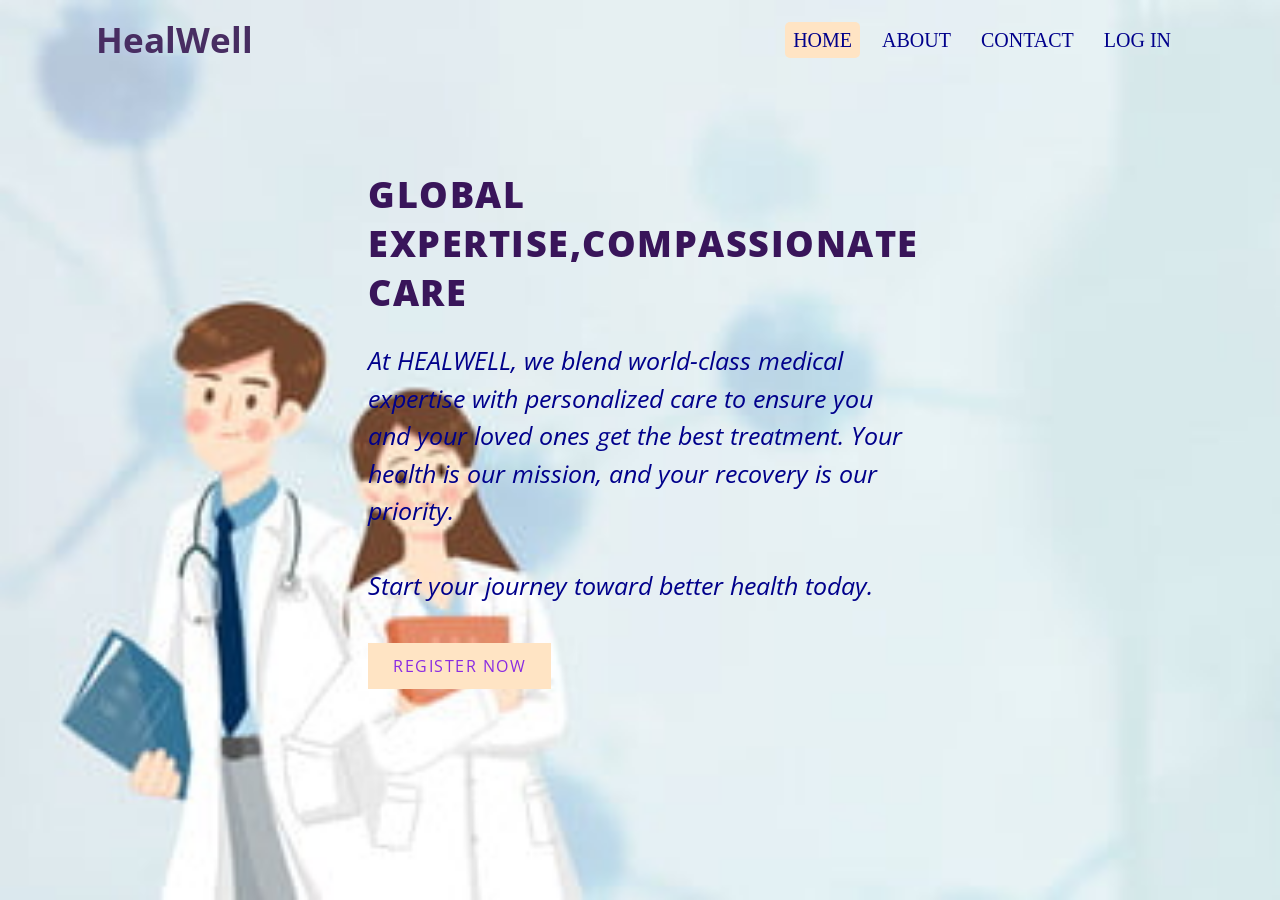
<file: HealWell/index.html>
<!DOCTYPE html>
<html>
<head>
    <title>HealWell</title>
    <meta charset="UTF-8">
    <meta name="viewport" content="width=device-width, initial-scale=1.0">
    <link rel="stylesheet" type ="text/css" href="css/style.css">  
</head>
<body>

    <section>
        <div class ="container">
            <nav>
                <h1>HealWell</h1>
                <ul>
                    <li><a href="index.html" class="active">Home</a></li>
                    <li><a href="about.html">About</a></li>
                    <li><a href="contact.html" >Contact</a></li>
                    <li><a href="login.html" class="btn">log in</a></li>
                </ul>
            </nav>
            <div id="Home" class="article">
                <h1>GLOBAL EXPERTISE,COMPASSIONATE CARE</h1>
                
                <p>
                    At HEALWELL, we blend world-class medical expertise with personalized care to ensure you and your loved ones get the best treatment. Your health is our mission, and your recovery is our priority.
                    <br><br>Start your journey toward better health today.



                </p>
                <a href="register.html" class="btn">Register Now</a>
            </div>
            
        </div>    </section>
    
</body>
</html>
</file>
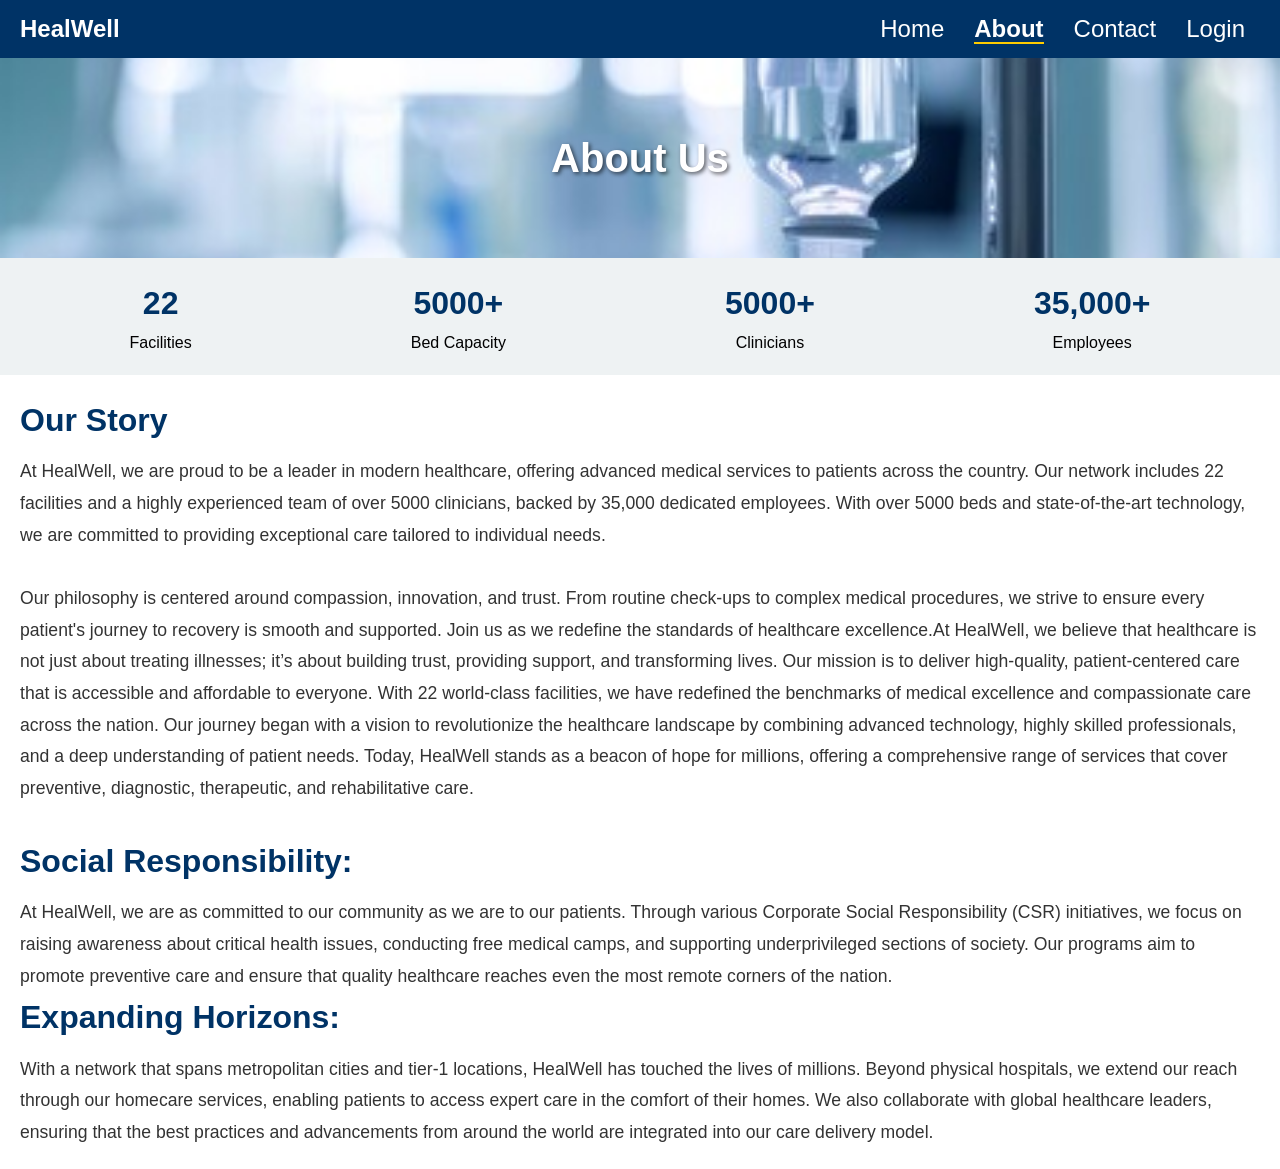
<file: HealWell/about.html>
<!DOCTYPE html>
<html lang="en">
<head>
    <title>About Us - HealWell</title>
    <meta charset="UTF-8">
    <meta name="viewport" content="width=device-width, initial-scale=1.0">
    <link rel="stylesheet" type="text/css" href="css2/style1.css">
</head>
<body>
    <!-- Navbar -->
    <nav class="navbar">
        <div class="logo">HealWell</div>
        <ul>
            <li><a href="index.html">Home</a></li>
            <li><a href="about.html" class="active">About</a></li>
            <li><a href="contact.html">Contact</a></li>
            <li><a href="login.html">Login</a></li>
        </ul>
    </nav>
    
    <!-- Hero Section with Background Image -->
    <section class="hero">
        <h1>About Us</h1>
    </section>

    <!-- Stats Section -->
    <section class="stats">
        <div class="stat-item">
            <h2>22</h2>
            <p>Facilities</p>
        </div>
        <div class="stat-item">
            <h2>5000+</h2>
            <p>Bed Capacity</p>
        </div>
        <div class="stat-item">
            <h2>5000+</h2>
            <p>Clinicians</p>
        </div>
        <div class="stat-item">
            <h2>35,000+</h2>
            <p>Employees</p>
        </div>
    </section>

    <!-- Story Section -->
    <section class="story">
        <h2>Our Story</h2>
        <p>
            At HealWell, we are proud to be a leader in modern healthcare, offering advanced medical services 
            to patients across the country. Our network includes 22 facilities and a highly experienced team 
            of over 5000 clinicians, backed by 35,000 dedicated employees. With over 5000 beds and state-of-the-art 
            technology, we are committed to providing exceptional care tailored to individual needs.
            <br><br>
            Our philosophy is centered around compassion, innovation, and trust. From routine check-ups to 
            complex medical procedures, we strive to ensure every patient's journey to recovery is smooth 
            and supported. Join us as we redefine the standards of healthcare excellence.At HealWell, we believe that healthcare is not just about treating illnesses; it’s about building trust, providing support, and transforming lives. Our mission is to deliver high-quality, patient-centered care that is accessible and affordable to everyone. With 22 world-class facilities, we have redefined the benchmarks of medical excellence and compassionate care across the nation.

            Our journey began with a vision to revolutionize the healthcare landscape by combining advanced technology, highly skilled professionals, and a deep understanding of patient needs. Today, HealWell stands as a beacon of hope for millions, offering a comprehensive range of services that cover preventive, diagnostic, therapeutic, and rehabilitative care.
            <br>
            <br></p>
           <h2> Social Responsibility:</h2>
           <p>At HealWell, we are as committed to our community as we are to our patients. Through various Corporate Social Responsibility (CSR) initiatives, we focus on raising awareness about critical health issues, conducting free medical camps, and supporting underprivileged sections of society. Our programs aim to promote preventive care and ensure that quality healthcare reaches even the most remote corners of the nation.
           </p>
           <h2>Expanding Horizons:</h2>
           <p>With a network that spans metropolitan cities and tier-1 locations, HealWell has touched the lives of millions. Beyond physical hospitals, we extend our reach through our homecare services, enabling patients to access expert care in the comfort of their homes. We also collaborate with global healthcare leaders, ensuring that the best practices and advancements from around the world are integrated into our care delivery model.</p>
    </section>
</body>
</html>
</file>
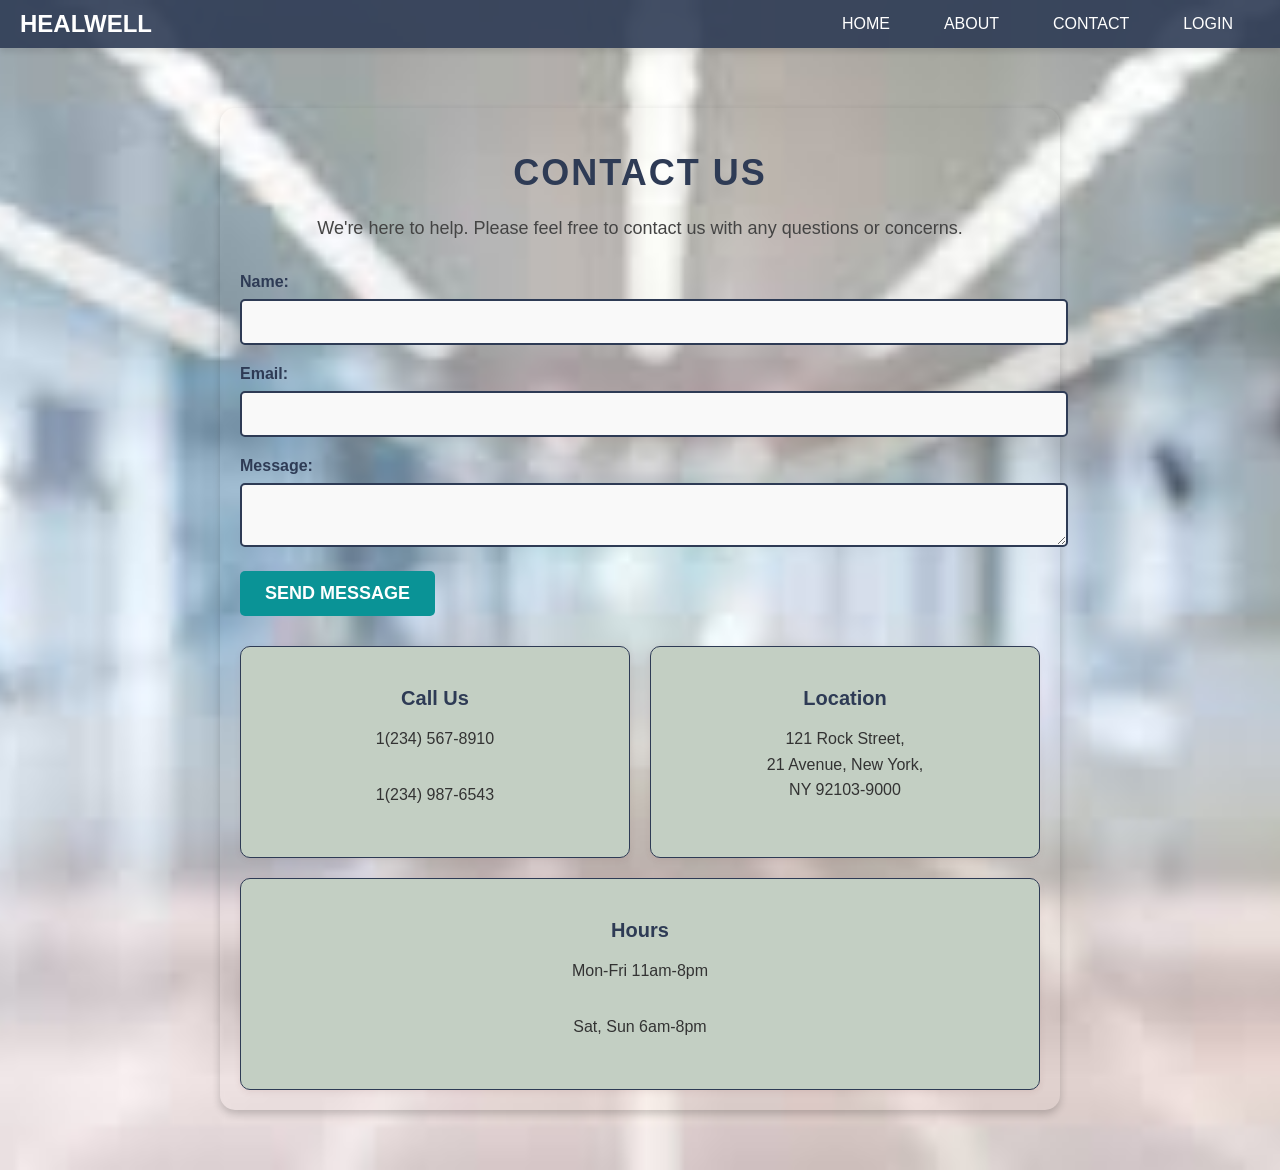
<file: HealWell/contact.html>
<!DOCTYPE html>
<html>
<head>
    <title>Contact Us - HealWell</title>
    <meta charset="UTF-8">
    <meta name="viewport" content="width=device-width, initial-scale=1.0">
    <link rel="stylesheet" type="text/css" href="css2/style2.css">
</head>
<body>
    <!-- Navigation Bar -->
    <nav class="navbar">
        <div class="logo">HealWell</div>
        <ul>
            <li><a href="index.html">Home</a></li>
            <li><a href="about.html" >About</a></li>
            <li><a href="contact.html" class="active">Contact</a></li>
            <li><a href="login.html">Login</a></li>
        </ul>
    </nav>

    <div class="container">
        <h1>Contact Us</h1>
        <p>We're here to help. Please feel free to contact us with any questions or concerns.</p>

        <form action="mailto:your_email@example.com" method="post" enctype="text/plain">
            <label for="name">Name:</label>
            <input type="text" id="name" name="name" required>

            <label for="email">Email:</label>
            <input type="email" id="email" name="email" required>

            <label for="message">Message:</label>
            <textarea id="message" name="message" required></textarea>

            <button type="submit">Send Message</button>
        </form>

        <div class="contact-info">
            <div class="contact-item">
                <h3>Call Us</h3>
                <p>1(234) 567-8910</p>
                <p>1(234) 987-6543</p>
            </div>
            <div class="contact-item">
                <h3>Location</h3>
                <p>121 Rock Street,<br> 21 Avenue, New York,<br> NY 92103-9000</p>
            </div>
            <div class="contact-item">
                <h3>Hours</h3>
                <p>Mon-Fri 11am-8pm</p>
                <p>Sat, Sun 6am-8pm</p>
            </div>
        </div>
    </div>
</body>
</html>
</file>
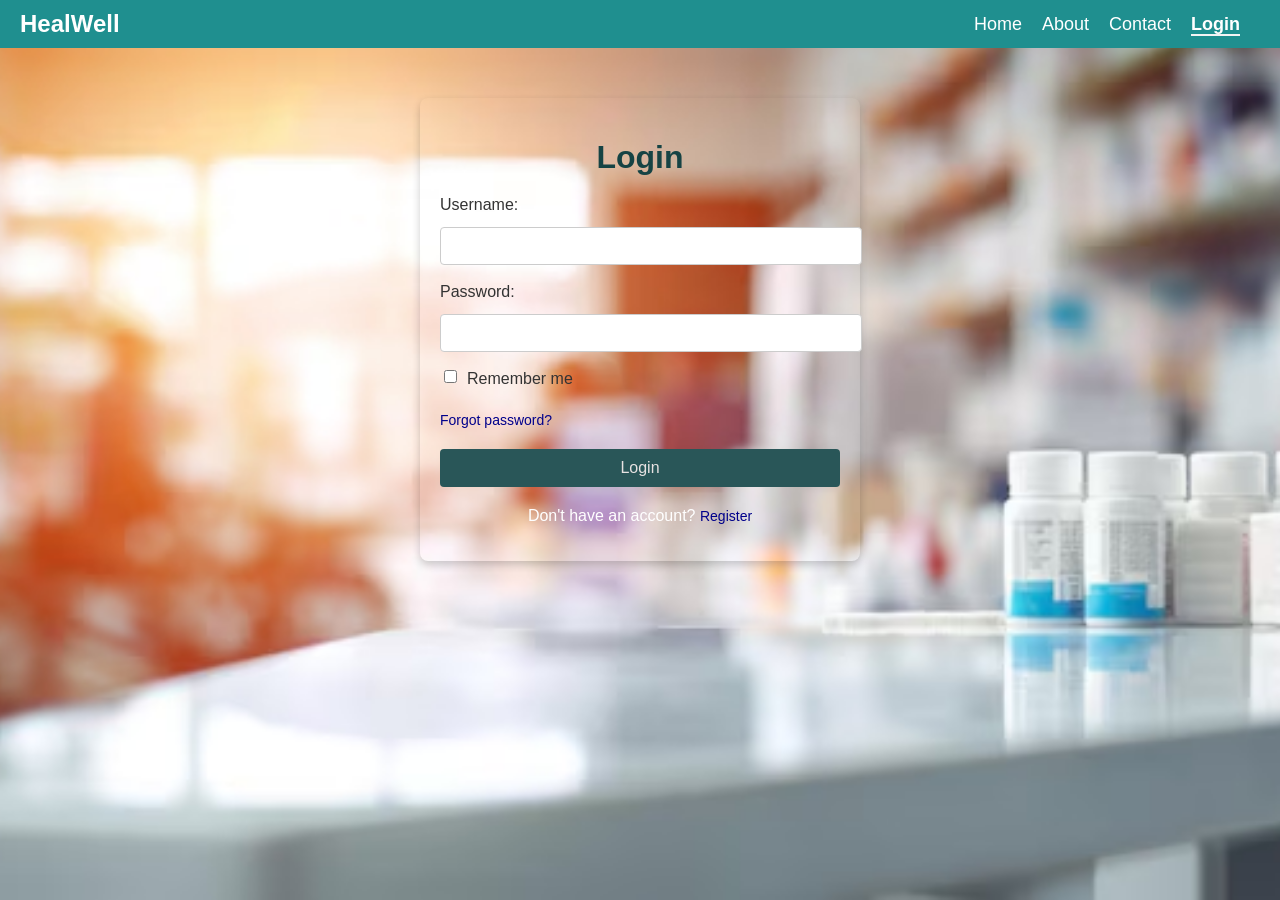
<file: HealWell/login.html>
<!DOCTYPE html>
<html>
<head>
    <title>Login Page</title>
    <meta charset="UTF-8">
    <meta name="viewport" content="width=device-width, initial-scale=1.0">
    <link rel="stylesheet" type="text/css" href="css2/style3.css">  
</head>
<body>
    <!-- Navigation Bar -->
    <nav>
        <div class="navbar">
            <div class="logo">HealWell</div>
            <ul>
                <li><a href="index.html">Home</a></li>
                <li><a href="about.html">About</a></li>
                <li><a href="contact.html">Contact</a></li>
                <li><a href="login.html" class="active">Login</a></li>
            </ul>
        </div>
    </nav>

    <!-- Login Form -->
    <div class="login-container">
        <h1>Login</h1>
        <form>
            <label for="username">Username:</label>
            <input type="text" id="username" name="username" required>

            <label for="password">Password:</label>
            <input type="password" id="password" name="password" required>

            <div class="checkbox">
                <input type="checkbox" id="remember-me">
                <label for="remember-me">Remember me</label>
            </div>
            <br>
            <a href="#">Forgot password?</a><br>

            <button type="submit">Login</button>

            <p>Don't have an account? <a href="#">Register</a></p>
        </form>
    </div>
</body>
</html>
</file>
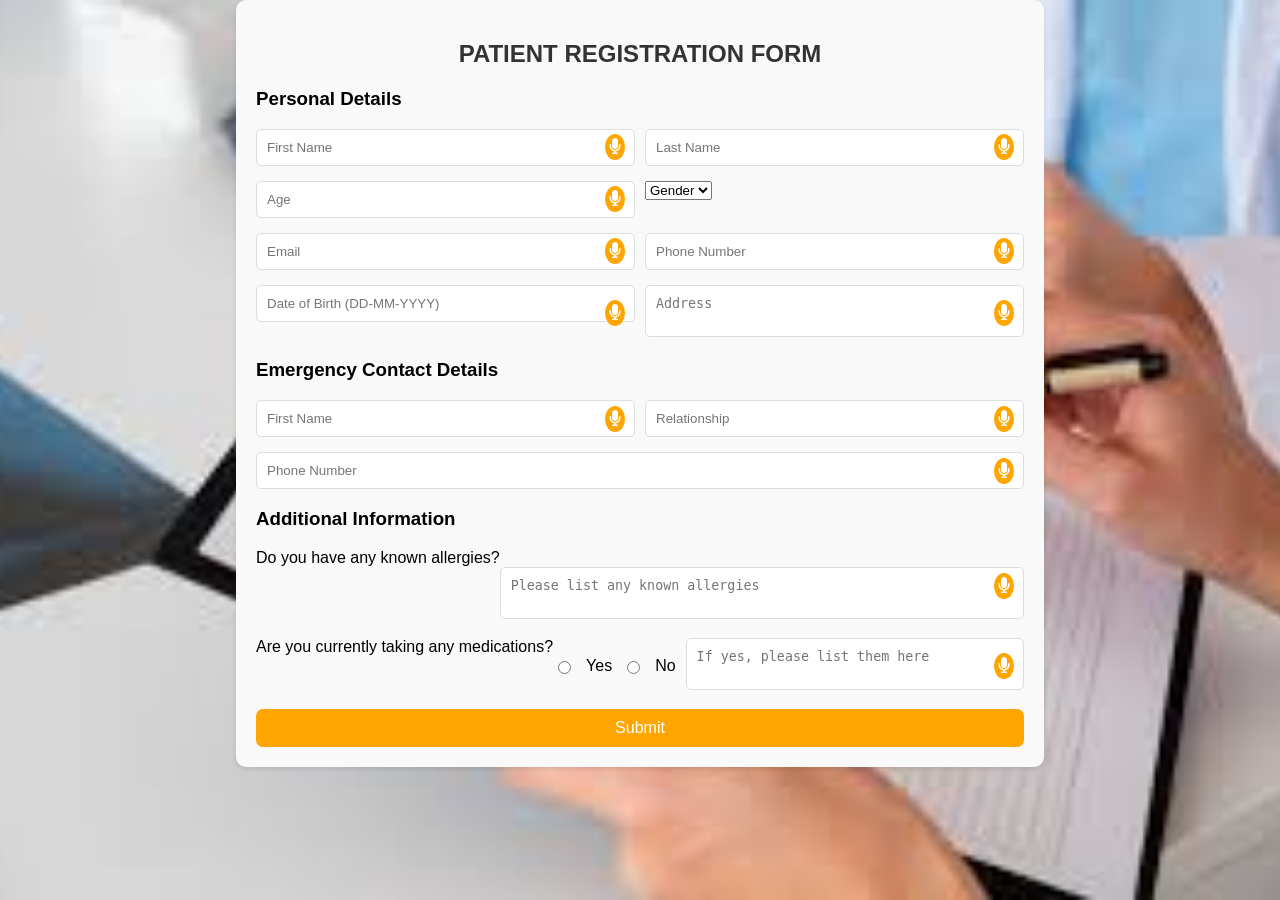
<file: HealWell/register.html>
<!DOCTYPE html>
<html>
<head>
    <title>OP Registration Form</title>
    <meta charset="UTF-8">
    <meta name="viewport" content="width=device-width, initial-scale=1.0">
    <link rel="stylesheet" href="https://cdnjs.cloudflare.com/ajax/libs/font-awesome/6.0.0-beta3/css/all.min.css">
    <link rel="stylesheet" type="text/css" href="css2/register-style.css">
    <style>
        .mic-button {
            cursor: pointer;
            background-color: orange;
            border: none;
            border-radius: 50%;
            padding: 4px;
            color: white;
        }
        .form-group {
            margin-bottom: 15px;
        }
        .form-header {
            text-align: center;
            margin-bottom: 20px;
        }
        .form-header h2 {
            color: #333;
        }
        .registration-container {
            max-width: 800px;
            margin: auto;
            padding: 20px;
            background: #f9f9f9;
            border-radius: 10px;
            box-shadow: 0 2px 5px rgba(0, 0, 0, 0.1);
        }
    </style>
</head>
<body>
    <div class="registration-container">
        <div class="form-header">
            <h2>PATIENT REGISTRATION FORM</h2>
        </div>
        <form class="registration-form">
            <h3>Personal Details</h3>
            <div class="form-group">
                <div class="input-wrapper">
                    <input type="text" id="first_name" name="first_name" placeholder="First Name" required>
                    <button type="button" class="mic-button" onclick="startRecognition('first_name')">
                        <i class="fas fa-microphone"></i>
                    </button>
                </div>
                <div class="input-wrapper">
                    <input type="text" id="last_name" name="last_name" placeholder="Last Name" required>
                    <button type="button" class="mic-button" onclick="startRecognition('last_name')">
                        <i class="fas fa-microphone"></i>
                    </button>
                </div>
            </div>
            <div class="form-group">
                <div class="input-wrapper">
                    <input type="text" id="age" name="age" placeholder="Age" required>
                    <button type="button" class="mic-button" onclick="startRecognition('age')">
                        <i class="fas fa-microphone"></i>
                    </button>
                </div>
                <div class="input-wrapper">
                    <select id="gender" name="gender" required>
                        <option value="" disabled selected>Gender</option>
                        <option value="Male">Male</option>
                        <option value="Female">Female</option>
                        <option value="Other">Other</option>
                    </select>
                </div>
            </div>
            <div class="form-group">
                <div class="input-wrapper">
                    <input type="text" id="email" name="email" placeholder="Email" required>
                    <button type="button" class="mic-button" onclick="startRecognition('email')">
                        <i class="fas fa-microphone"></i>
                    </button>
                </div>
                <div class="input-wrapper">
                    <input type="tel" id="phone" name="phone" placeholder="Phone Number" required>
                    <button type="button" class="mic-button" onclick="startRecognition('phone')">
                        <i class="fas fa-microphone"></i>
                    </button>
                </div>
            </div>
            <div class="form-group">
                <div class="input-wrapper">
                    <input type="text" id="dob" name="dob" placeholder="Date of Birth (DD-MM-YYYY)" required>
                    <button type="button" class="mic-button" onclick="startRecognition('dob')">
                        <i class="fas fa-microphone"></i>
                    </button>
                </div>
                <div class="input-wrapper">
                    <textarea id="address" name="address" placeholder="Address" required></textarea>
                    <button type="button" class="mic-button" onclick="startRecognition('address')">
                        <i class="fas fa-microphone"></i>
                    </button>
                </div>
            </div>

            <h3>Emergency Contact Details</h3>
            <div class="form-group">
                <div class="input-wrapper">
                    <input type="text" id="emergency_first_name" name="emergency_first_name" placeholder="First Name" required>
                    <button type="button" class="mic-button" onclick="startRecognition('emergency_first_name')">
                        <i class="fas fa-microphone"></i>
                    </button>
                </div>
                <div class="input-wrapper">
                    <input type="text" id="relationship" name="relationship" placeholder="Relationship" required>
                    <button type="button" class="mic-button" onclick="startRecognition('relationship')">
                        <i class="fas fa-microphone"></i>
                    </button>
                </div>
            </div>
            <div class="form-group">
                <div class="input-wrapper">
                    <input type="tel" id="emergency_phone" name="emergency_phone" placeholder="Phone Number" required>
                    <button type="button" class="mic-button" onclick="startRecognition('emergency_phone')">
                        <i class="fas fa-microphone"></i>
                    </button>
                </div>
            </div>

            <h3>Additional Information</h3>
            <div class="form-group">
                <label>Do you have any known allergies?</label><br>
                <div class="input-wrapper"><br>
                    <textarea id="allergies" name="allergies" placeholder="Please list any known allergies"></textarea>
                    <button type="button" class="mic-button" onclick="startRecognition('allergies')">
                        <i class="fas fa-microphone"></i>
                    </button>
                </div>
            </div>
            <div class="form-group">
                <label>Are you currently taking any medications?</label><br>
                <div class="radio-group">
                    <input type="radio" id="med_yes" name="medications" value="yes" required>
                    <label for="med_yes">Yes</label>
                    <input type="radio" id="med_no" name="medications" value="no">
                    <label for="med_no">No</label><br>
                </div>
                <div class="input-wrapper">
                    <textarea id="medication_details" name="medication_details"placeholder="If yes, please list them here"></textarea>
                    <button type="button" class="mic-button" onclick="startRecognition('medication_details')">
                        <i class="fas fa-microphone"></i>
                    </button>
                </div>
            </div>

            <button type="submit">Submit</button>
        </form>
    </div>
    
    <script>
         

        // Check for Web Speech API support
        const SpeechRecognition = window.SpeechRecognition || window.webkitSpeechRecognition;

        if (!SpeechRecognition) {
            alert("Sorry, your browser does not support voice recognition.");
        } else {
            const recognition = new SpeechRecognition();
            recognition.lang = 'en-US';
            recognition.interimResults = false;
            recognition.maxAlternatives = 1;

            let currentInputId = '';
            
            // Function to start recognition
            function startRecognition(inputId) {
                currentInputId = inputId;
                recognition.start();
            }

            // Handle recognition result
            recognition.onresult = (event) => {
                const speechToText = event.results[0][0].transcript;
                document.getElementById(currentInputId).value = speechToText;
            };

            recognition.onerror = (event) => {
                console.error("Speech recognition error:", event.error);
                alert("An error occurred: " + event.error);
            };

            recognition.onspeechend = () => {
                recognition.stop();
            };
        }
    </script>
</body>
</html>
</file>
<file: HealWell/css/style.css>
@import url('https://fonts.googleapis.com/css2?family=Open+Sans:ital,wght@0,300..800;1,300..800&family=Roboto:ital,wght@0,100;0,300;0,400;0,500;0,700;0,900;1,100;1,300;1,400;1,500;1,700;1,900&display=swap');
*{
    margin:0px;
    padding:0px;
    box-sizing:border-box;
    font-family: "Open Sans", serif;
}
section{
    min-height: 100vh;
    background-image: url("../image/img.jpg");
    background-repeat: no-repeat;
    background-size: cover;
}

.container{
    width: 85%;
    margin: auto;

}
nav{
    height: 80px;
    
}
nav h1{
    float:left;
    line-height: 80px;
    font-size: 35px;
    font-size: inline;
    color:rgb(72, 45, 98);
}
nav ul{
    float: right;
    line-height: 80px;

}
nav ul li{
    display:inline-block;
    list-style: none;
    padding: 0px 5px;
}
nav ul li a{
    color:darkblue;
    font-size:20px;
    font-family: Cambria, Cochin, Georgia, Times, 'Times New Roman', serif;
    text-decoration: none;
    text-transform: uppercase;
    border-radius: 5px;
    padding: 7px 8px;
}
nav ul li a:hover{
    background-color:bisque;
    transition: 0.5s ease;
}
nav ul li .active{
    background-color: bisque;
}
.article{
    width: 50%;
    margin: auto;
    text-align:left;
    transform:translateY(10vh);
}
.article h1{
    font-size: 36px;
    color: rgb(57, 21, 90);
    letter-spacing: 1.5px;
    font-weight: 800;
    margin-bottom: 25px;
     
}
.article p{
    font-size: 25px;
    color:darkblue;
    line-height: 1.5;
    margin-bottom: 50px;
    font-style: oblique;
    
}

.article .btn{
    color: blueviolet;
    padding: 12px 25px;
    letter-spacing: 1.5px;
    text-transform: uppercase;
    text-decoration: none;
    background-color: bisque;
}
.article .btn:hover{
    background-color:darksalmon;
    transition: 0.5s ease;
}
</file>
<file: HealWell/css2/style1.css>
@import url('https://fonts.googleapis.com/css2?family=Open+Sans:ital,wght@0,300..800;1,300..800&family=Roboto:ital,wght@0,100;0,300;0,400;0,500;0,700;0,900;1,100;1,300;1,400;1,500;1,700;1,900&display=swap');


 
/* General Reset */
body, h1, h2, p, ul, li {
    margin: 0;
    padding: 0;
    box-sizing: border-box;
}
body {
    font-family: Arial, sans-serif;
    line-height: 1.6;
}

/* Navbar Styles */
.navbar {
    display: flex;
    justify-content: space-between;
    align-items: center;
    padding: 10px 20px;
    background-color: #003366;
    color: white;
}

.navbar .logo {
    font-size: 1.5rem;
    font-weight: bold;
}

.navbar ul {
    list-style: none;
    display: flex;
}

.navbar ul li {
    margin: 0 15px;
}

.navbar ul li a {
    text-decoration: none;
    color: white;
    font-size: 1.5rem;
    transition: color 0.3s;
}

.navbar ul li a:hover {
    color: #ffcc00;
}

.navbar ul li a.active {
    font-weight: bold;
    border-bottom: 2px solid #ffcc00;
}

/* Hero Section with Background Image */
.hero {
    background: url('../image/img1.jpg') no-repeat center center/cover; /* Replace with your image */
    height: 200px;
    display: flex;
    justify-content: center;
    align-items: center;
    color: white;
    text-align: center;
}

.hero h1 {
    font-size: 2.5rem;
    font-weight: bold;
    text-shadow: 2px 2px 4px rgba(0, 0, 0, 0.6);
}

/* Stats Section */
.stats {
    display: flex;
    justify-content: space-around;
    padding: 20px;
    background-color: #eef2f3;
}

.stat-item {
    text-align: center;
}

.stat-item h2 {
    font-size: 2rem;
    color: #003366;
}

.stat-item p {
    font-size: 1rem;
}

/* Story Section */
.story {
    padding: 20px;
}

.story h2 {
    font-size: 2rem;
    color: #003366;
    margin-bottom: 10px;
}

.story p {
    font-size: 1.1rem;
    line-height: 1.8;
    color: #333;
}
</file>
<file: HealWell/css2/style2.css>
@import url('https://fonts.googleapis.com/css2?family=Open+Sans:ital,wght@0,300..800;1,300..800&family=Roboto:ital,wght@0,100;0,300;0,400;0,500;0,700;0,900;1,100;1,300;1,400;1,500;1,700;1,900&display=swap');


/* General Body Styles */
body {
    font-family: 'Arial', sans-serif;
    margin: 0;
    padding: 0;
    background-image: url('../image/img2.jpg'); /* Replace with your image path */
    background-size: cover;
    background-position: center;
    background-repeat: no-repeat;
    color: #333; /* Default text color */
}

/* Navigation Bar Styles */
.navbar {
    background-color: rgba(46, 59, 85, 0.9); /* Semi-transparent dark blue */
    display: flex;
    justify-content: space-between;
    align-items: center;
    padding: 10px 20px;
    position: sticky;
    top: 0;
    z-index: 1000;
    box-shadow: 0 4px 6px rgba(0, 0, 0, 0.1);

}

.navbar .logo {
    color: #fff;
    font-size: 24px;
    font-weight: bold;
    text-transform: uppercase;
    text-decoration: none;
}

.navbar ul {
    list-style: none;
    display: flex;
    margin: 0;
    padding: 0;
}

.navbar ul li {
    margin: 0 15px;
}

.navbar ul li a {
    color: #fff;
    text-decoration: none;
    font-size: 16px;
    text-transform: uppercase;
    padding: 8px 12px;
    border-radius: 5px;
    transition: background-color 0.3s;
}

.navbar ul li a:hover {
    background-color: #0a9396; /* Teal hover color */
    color: #fff;
}

/* Contact Container Styles */
.container {
    max-width: 800px;
    margin: 60px auto;
    padding: 20px;
 
    border-radius: 15px;
    box-shadow: 0 4px 8px rgba(0, 0, 0, 0.2);
}

/* Contact Page Headings */
h1 {
    text-align: center;
    margin-bottom: 20px;
    color: #2e3b55;
    font-size: 36px;
    text-transform: uppercase;
    letter-spacing: 2px;
}

p {
    font-size: 18px;
    color: #444;
    line-height: 1.6;
    text-align: center;
    margin-bottom: 30px;
}

/* Form Styles */
form {
    margin-top: 20px;
}

label {
    display: block;
    margin-bottom: 8px;
    font-size: 16px;
    font-weight: bold;
    color: #2e3b55;
}

input, textarea {
    width: 100%;
    padding: 12px;
    border: 2px solid #2e3b55;
    border-radius: 5px;
    margin-bottom: 20px;
    font-size: 16px;
    outline: none;
    background-color: #f9f9f9;
    transition: border-color 0.3s;
}

input:focus, textarea:focus {
    border-color: #0a9396;
}

button {
    background-color: #0a9396;
    color: #fff;
    padding: 12px 25px;
    border: none;
    border-radius: 5px;
    cursor: pointer;
    font-size: 18px;
    font-weight: bold;
    text-transform: uppercase;
    transition: background-color 0.3s, transform 0.2s;
}

button:hover {
    background-color: #007d8a;
    transform: scale(1.05);
}

/* Contact Info Cards */
.contact-info {
    display: flex;
    justify-content: space-between;
    gap: 20px;
    margin-top: 30px;
    flex-wrap: wrap;
}

.contact-item {
    flex: 1;
    min-width: 250px;
    text-align: center;
    border: 1px solid #2e3b55;
    padding: 20px;
    border-radius: 10px;
    background-color:rgb(195, 207, 195);
    box-shadow: 0 2px 6px rgba(126, 66, 66, 0.1);
    transition: transform 0.3s, box-shadow 0.3s;
}

.contact-item:hover {
    transform: translateY(-5px);
    box-shadow: 0 4px 12px rgba(0, 0, 0, 0.2);
}

.contact-item h3 {
    margin-bottom: 15px;
    font-size: 20px;
    color: #2e3b55;
}

.contact-item p {
    font-size: 16px;
    color: #333;
}
</file>
<file: HealWell/css2/style3.css>
@import url('https://fonts.googleapis.com/css2?family=Open+Sans:ital,wght@0,300..800;1,300..800&family=Roboto:ital,wght@0,100;0,300;0,400;0,500;0,700;0,900;1,100;1,300;1,400;1,500;1,700;1,900&display=swap');

/* Global Styles */
body {
    font-family: Arial, sans-serif;
    margin: 0;
    padding: 0;
    background-image: url('../image/img3.jpg'); /* Add the path to your background image */
    background-size: cover;
    background-position: center;
    background-attachment: fixed;
    height: 100vh;
    color: #fff; /* Ensure text is visible over the background */
}

/* Navigation Bar */
nav {
    background-color:rgb(31, 143, 143); /* Slight transparency for readability */
    padding: 10px 20px;
}

.navbar {
    display: flex;
    justify-content: space-between;
    align-items: center;
}

.navbar .logo {
    color: white;
    font-size: 24px;
    font-weight: bold;
}

.navbar ul {
    list-style-type: none;
    margin: 0;
    padding: 0;
    display: flex;
}

.navbar ul li {
    margin-right: 20px;
}

.navbar ul li a {
    color: white;
    text-decoration: none;
    font-size: 18px;
}

.navbar ul li a.active {
    font-weight: bold;
    border-bottom: 2px solid #f4f4f4;
}

/* Login Form */
.login-container {
    max-width: 400px;
    margin: 50px auto;
    padding: 20px;
    
    box-shadow: 0 4px 8px rgba(0, 0, 0, 0.2);
    border-radius: 8px;
}

.login-container h1 {
    text-align: center;
    margin-bottom: 20px;
    color:rgb(22, 67, 68);
}

form label {
    display: block;
    margin: 10px 0 5px;
    font-size: 16px;
    color: #333;
}

form input[type="text"],
form input[type="password"] {
    width: 100%;
    padding: 10px;
    margin: 8px 0;
    border: 1px solid #ccc;
    border-radius: 4px;
    font-size: 14px;
}

form .checkbox {
    display: flex;
    align-items: center;
}

form .checkbox input {
    margin-right: 10px;
}

form a {
    color:darkblue;
    text-decoration: none;
    font-size: 14px;
}

form button {
    width: 100%;
    padding: 10px;
    background-color:rgb(41, 86, 88);
    color: rgb(231, 226, 226);
    border: none;
    border-radius: 4px;
    font-size: 16px;
    cursor: pointer;
    margin-top: 20px;
}

form button:hover {
    background-color: #555;
}

form p {
    text-align: center;
    margin-top: 20px;
}

form p a {
    color:darkblue;
    text-decoration: none;
}

form p a:hover {
    text-decoration: underline;
}
</file>
<file: HealWell/css2/register-style.css>
@import url('https://fonts.googleapis.com/css2?family=Open+Sans:ital,wght@0,300..800;1,300..800&family=Roboto:ital,wght@0,100;0,300;0,400;0,500;0,700;0,900;1,100;1,300;1,400;1,500;1,700;1,900&display=swap');


/* Background styling */
body {
    margin: 0;
    padding: 0;
    font-family: Arial, sans-serif;
    background: url('../image/img4.jpg') no-repeat center center fixed;
    background-size: cover;
}

/* General container and header styles */
.registration-container {
    width: 60%;
    margin: 20px auto;
    padding: 20px;
    border-radius: 10px;
    background-color: rgba(255, 255, 255, 0.9); /* Semi-transparent white background */
    box-shadow: 0 4px 10px rgba(0, 0, 0, 0.1);
}

.form-header {
    text-align: center;
    margin-bottom: 20px;
}

.form-header h2 {
    color: #333;
    font-size: 24px;
}

/* Form group styling */
.form-group {
    margin-bottom: 15px;
    display: flex;
    justify-content: space-between;
}

.input-wrapper {
    position: relative;
    flex: 1;
    margin-right: 10px;
}

.input-wrapper:last-child {
    margin-right: 0;
}

/* Input fields */
input,
textarea {
    width: 100%;
    padding: 10px;
    border: 1px solid #ddd;
    border-radius: 5px;
    box-sizing: border-box;
}

textarea {
    resize: none;
    
}

/* Mic button styles */
.mic-button {
    position: absolute;
    top: 50%;
    right: 10px;
    transform: translateY(-50%);
    background: none;
    border: none;
    font-size: 16px;
    color: #ffa500;
    cursor: pointer;
}

.mic-button:hover {
    color: #ff7f00;
}

/* Submit button */
button[type="submit"] {
    width: 100%;
    padding: 10px;
    background-color: #ffa500;
    color: white;
    font-size: 16px;
    border: none;
    border-radius: 7px;
    cursor: pointer;
}

button[type="submit"]:hover {
    background-color: #ff7f00;
}

/* Remove number spinners and calendar icon */
input[type="number"] {
    -moz-appearance: textfield; /* For Firefox */
    -webkit-appearance: none;  /* For Chrome, Safari */
    appearance: none;          /* Standard */
}

.radio-group {
    display: flex;
    align-items: center;
    gap: 10px;
}

.radio-group input[type="radio"] {
    margin-right: 5px;
}

.radio-group label {
    margin: 0;
}



input::-webkit-outer-spin-button,
input::-webkit-inner-spin-button {
    -webkit-appearance: none;
    margin: 0;
}
</file>
